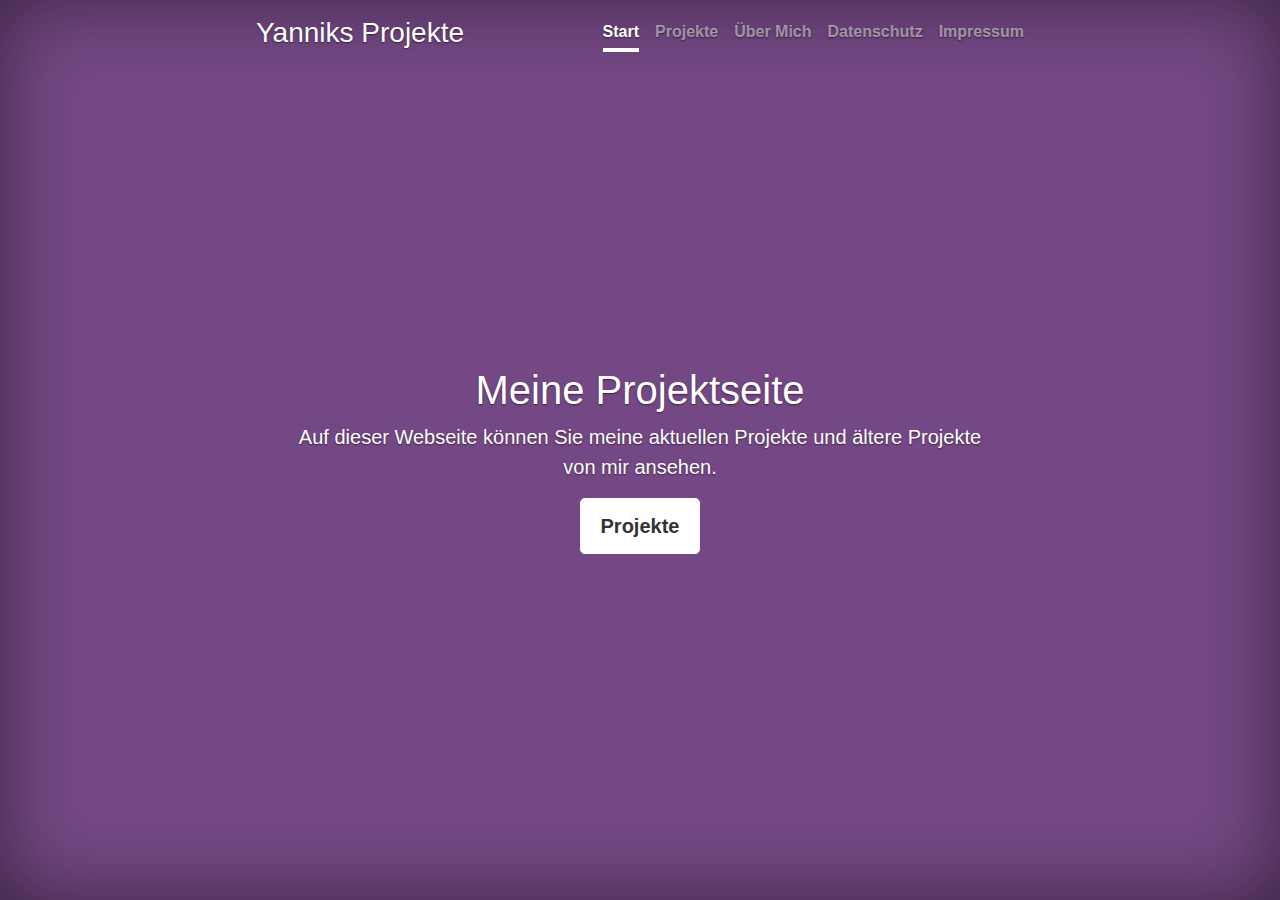
<file: index.html>
<!DOCTYPE html>
<html lang="en">
    <head>
        <meta charset="utf-8">
        <meta http-equiv="X-UA-Compatible" content="IE=edge">
        <meta name="viewport" content="width=device-width, initial-scale=1, shrink-to-fit=no">
        <meta name="description" content="">
        <meta name="author" content="">
        <link rel="icon" href="https://github.com/favicon.ico">
        <title>Yannik Giebenhains Projekte Seite</title>
        <!-- Bootstrap core CSS -->
        <link href="bootstrap/css/bootstrap.css" rel="stylesheet">
        <!-- Custom styles for this template -->
        <link href="cover.css" rel="stylesheet">
    </head>
    <body class="text-center">
        <div class="cover-container d-flex w-100 h-100 p-3 mx-auto flex-column">
            <header class="masthead mb-auto">
                <div class="inner">
                    <h3 class="masthead-brand"><a href="#">Yanniks Projekte</a></h3>
                    <nav class="nav nav-masthead justify-content-center">
                        <a class="nav-link active" href="#">Start</a>
                        <a class="nav-link" href="projects/">Projekte</a>
                        <a class="nav-link" href="about-me/">Über Mich</a>
			<a class="nav-link" href="datenschutz/">Datenschutz</a>
			<a class="nav-link" href="impressum/" >Impressum</a>
                    </nav>
                </div>
            </header>
            <main role="main" class="inner cover">
                <h1 class="cover-heading">Meine Projektseite</h1>
                <p class="lead">Auf dieser Webseite können Sie meine aktuellen Projekte und ältere Projekte von mir ansehen.</p>
                <p class="lead"> <a href="projects/" class="btn btn-lg btn-secondary">Projekte</a> </p>
            </main>
            <footer class="mastfoot mt-auto">
                <div class="inner">
</div>
            </footer>
        </div>
        <!-- Bootstrap core JavaScript
    ================================================== -->
        <!-- Placed at the end of the document so the pages load faster -->
        <script src="assets/js/jquery.min.js"></script>
        <script src="assets/js/popper.js"></script>
        <script src="bootstrap/js/bootstrap.min.js"></script>
    </body>
</html>
</file>
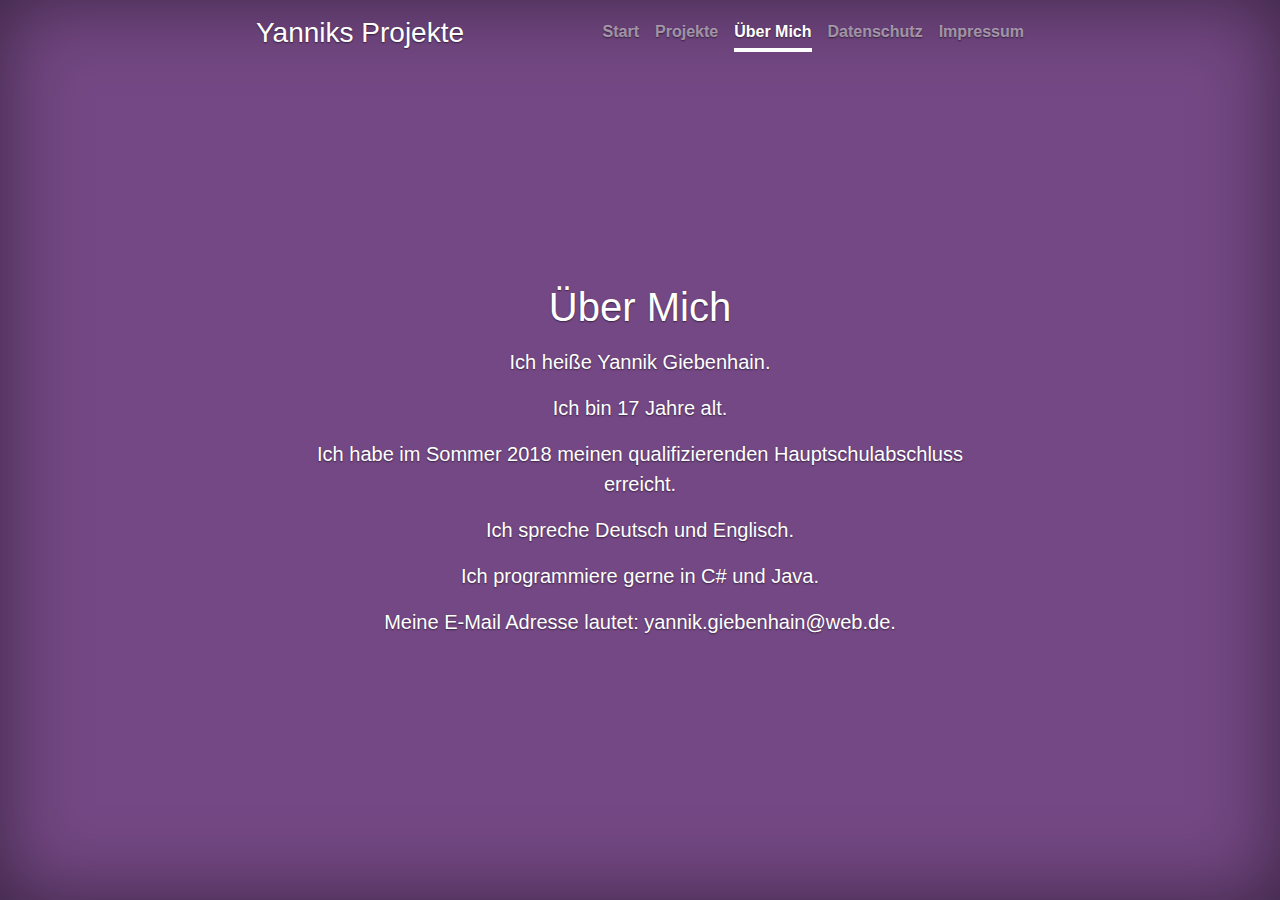
<file: about-me/index.html>
<!DOCTYPE html>
<html lang="en">
    <head>
        <meta charset="utf-8">
        <meta http-equiv="X-UA-Compatible" content="IE=edge">
        <meta name="viewport" content="width=device-width, initial-scale=1, shrink-to-fit=no">
        <meta name="description" content="">
        <meta name="author" content="">
        <link rel="icon" href="https://github.com/favicon.ico">
        <title>Yannik Giebenhains Projekte Seite</title>
        <!-- Bootstrap core CSS -->
        <link href="../bootstrap/css/bootstrap.css" rel="stylesheet">
        <!-- Custom styles for this template -->
        <link href="../cover.css" rel="stylesheet">
    </head>
    <body class="text-center">
        <div class="cover-container d-flex w-100 h-100 p-3 mx-auto flex-column">
            <header class="masthead mb-auto">
                <div class="inner">
                    <h3 class="masthead-brand"><a href="../">Yanniks Projekte</a></h3>
                    <nav class="nav nav-masthead justify-content-center">
                        <a class="nav-link" href="../">Start</a>
                        <a class="nav-link" href="../projects/">Projekte</a>
                        <a class="nav-link active" href="#">Über Mich</a>
			<a class="nav-link" href="../datenschutz">Datenschutz</a>
			<a class="nav-link" href="../impressum" >Impressum</a>
                    </nav>
                </div>
            </header>
            <main role="main" class="inner cover">
                <h1 class="cover-heading">Über Mich</h1>
                <p></p>
                <p class="lead">Ich heiße <b>Yannik Giebenhain</b>.</p>
                <p class="lead">Ich bin <b>17 Jahre</b> alt.</p>
                <p class="lead">Ich habe im Sommer 2018 meinen <b>qualifizierenden Hauptschulabschluss</b> erreicht.</p>
                <p class="lead">Ich spreche <b>Deutsch</b> und <b>Englisch</b>.</p>
                <p class="lead">Ich programmiere gerne in <b>C#</b> und <b>Java</b>.</p>
                <p class="lead">Meine E-Mail Adresse lautet: <a href="mailto:yannik.giebenhain@web.de"><b>yannik.giebenhain@web.de</b>.</a> </p>
            </main>
            <footer class="mastfoot mt-auto">
                <div class="inner">
</div>
            </footer>
        </div>
        <!-- Bootstrap core JavaScript
    ================================================== -->
        <!-- Placed at the end of the document so the pages load faster -->
        <script src="../assets/js/jquery.min.js"></script>
        <script src="../assets/js/popper.js"></script>
        <script src="../bootstrap/js/bootstrap.min.js"></script>
    </body>
</html>
</file>
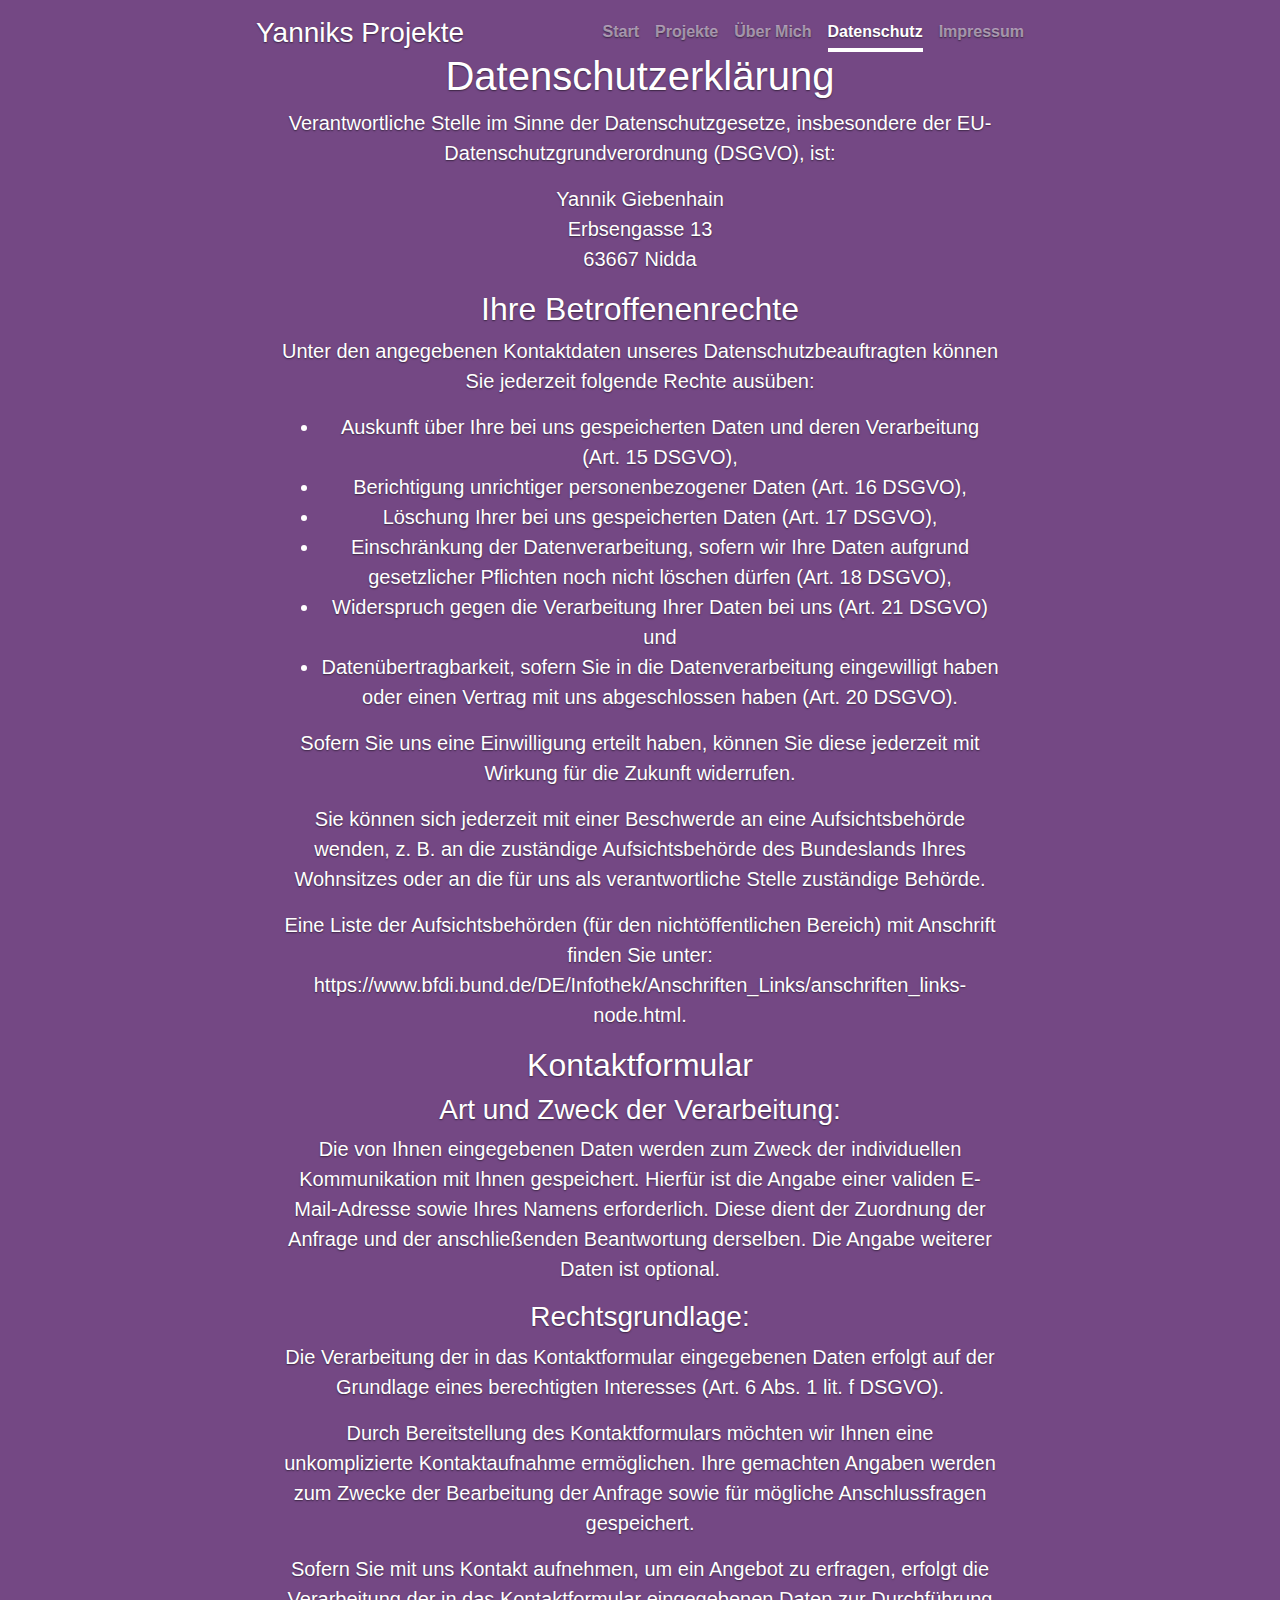
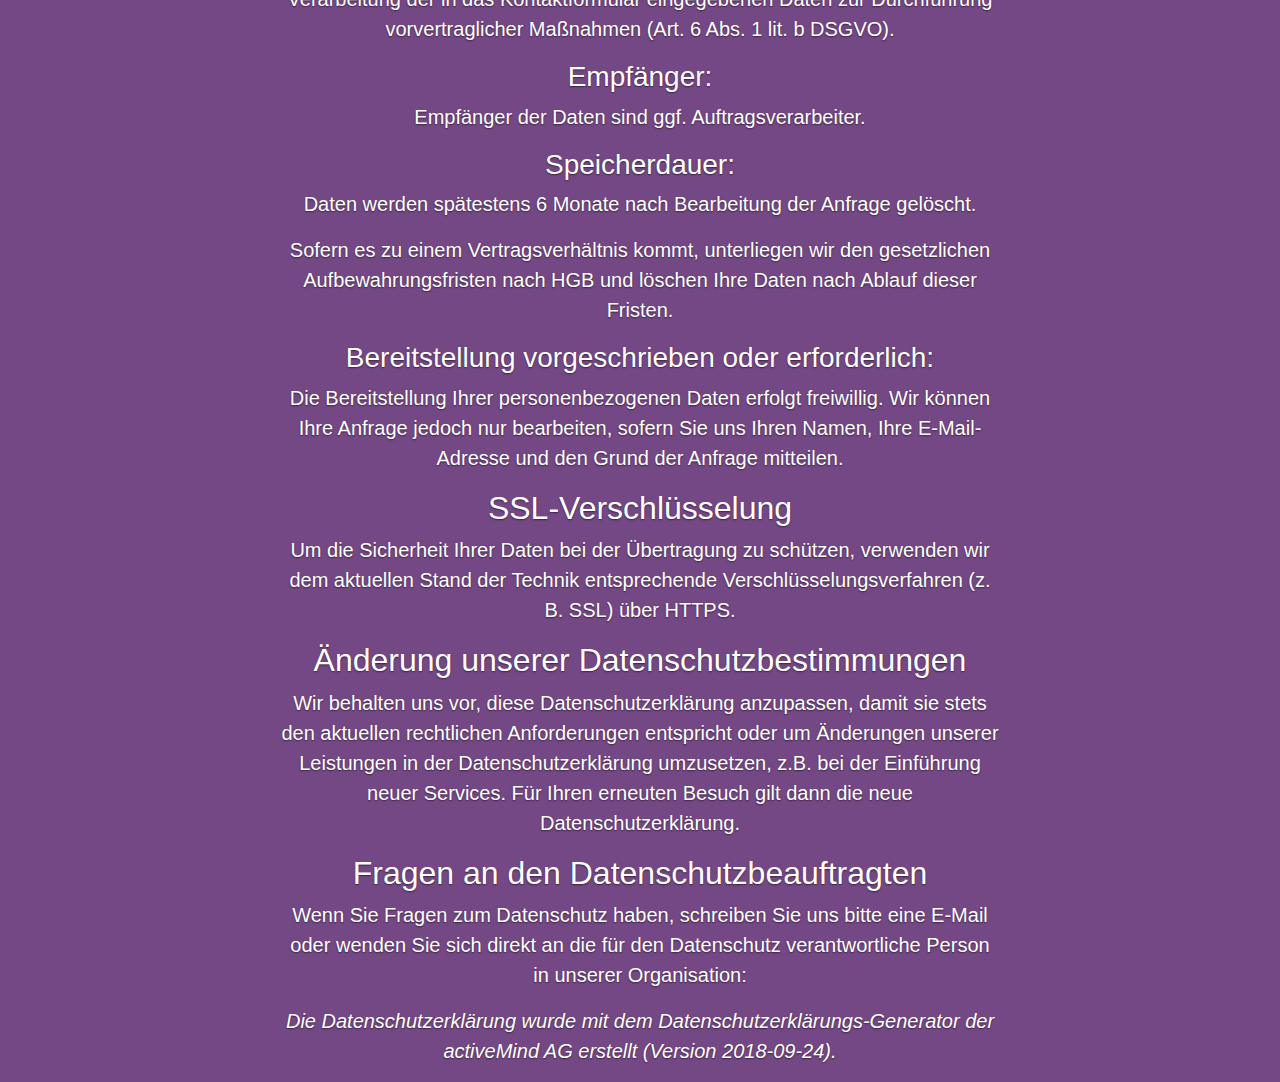
<file: datenschutz/index.html>
<!DOCTYPE html>
<html lang="en">
    <head>
        <meta charset="utf-8">
        <meta http-equiv="X-UA-Compatible" content="IE=edge">
        <meta name="viewport" content="width=device-width, initial-scale=1, shrink-to-fit=no">
        <meta name="description" content="">
        <meta name="author" content="">
        <link rel="icon" href="https://github.com/favicon.ico">
        <title>Yannik Giebenhains Projekte Seite</title>
        <!-- Bootstrap core CSS -->
        <link href="../bootstrap/css/bootstrap.css" rel="stylesheet">
        <!-- Custom styles for this template -->
        <link href="../datenschutzcover.css" rel="stylesheet">
    </head>
    <body class="text-center">
        <div class="cover-container d-flex w-100 h-100 p-3 mx-auto flex-column">
            <header class="masthead mb-auto">
                <div class="inner">
                    <h3 class="masthead-brand"><a href="../">Yanniks Projekte</a></h3>
                    <nav class="nav nav-masthead justify-content-center">
                        <a class="nav-link" href="../">Start</a>
                        <a class="nav-link" href="../projects/">Projekte</a>
                        <a class="nav-link" href="../about-me">Über Mich</a>
			<a class="nav-link active" href="#" >Datenschutz</a>
			<a class="nav-link" href="../impressum" >Impressum</a>
                    </nav>
                </div>
            </header>
            <main role="main" class="inner cover">
		<h1 class="cover-heading">Datenschutzerklärung</h1>
<p class="lead">Verantwortliche Stelle im Sinne der Datenschutzgesetze, insbesondere der EU-Datenschutzgrundverordnung (DSGVO), ist:</p>
<p class="lead">Yannik Giebenhain
<br>Erbsengasse 13
<br>63667 Nidda</p>
<h2 class="cover-heading">Ihre Betroffenenrechte</h2>
<p class="lead">Unter den angegebenen Kontaktdaten unseres Datenschutzbeauftragten können Sie jederzeit folgende Rechte ausüben:</p>
<ul>
<li class="lead">Auskunft über Ihre bei uns gespeicherten Daten und deren Verarbeitung (Art. 15 DSGVO),</li>
<li class="lead">Berichtigung unrichtiger personenbezogener Daten (Art. 16 DSGVO),</li>
<li class="lead">Löschung Ihrer bei uns gespeicherten Daten (Art. 17 DSGVO),</li>
<li class="lead">Einschränkung der Datenverarbeitung, sofern wir Ihre Daten aufgrund gesetzlicher Pflichten noch nicht löschen dürfen (Art. 18 DSGVO),</li>
<li class="lead">Widerspruch gegen die Verarbeitung Ihrer Daten bei uns (Art. 21 DSGVO) und</li>
<li class="lead">Datenübertragbarkeit, sofern Sie in die Datenverarbeitung eingewilligt haben oder einen Vertrag mit uns abgeschlossen haben (Art. 20 DSGVO).</li>
</ul>
<p class="lead">Sofern Sie uns eine Einwilligung erteilt haben, können Sie diese jederzeit mit Wirkung für die Zukunft widerrufen.</p>
<p class="lead">Sie können sich jederzeit mit einer Beschwerde an eine Aufsichtsbehörde wenden, z. B. an die zuständige Aufsichtsbehörde des Bundeslands Ihres Wohnsitzes oder an die für uns als verantwortliche Stelle zuständige Behörde.</p>
<p class="lead">Eine Liste der Aufsichtsbehörden (für den nichtöffentlichen Bereich) mit Anschrift finden Sie unter: <a href="https://www.bfdi.bund.de/DE/Infothek/Anschriften_Links/anschriften_links-node.html" target="_blank" rel="nofollow noopener">https://www.bfdi.bund.de/DE/Infothek/Anschriften_Links/anschriften_links-node.html</a>.</p>
<p></p><h2 class="cover-heading">Kontaktformular</h2>
<h3 class="cover-heading">Art und Zweck der Verarbeitung:</h3>
<p class="lead">Die von Ihnen eingegebenen Daten werden zum Zweck der individuellen Kommunikation mit Ihnen gespeichert. Hierfür ist die Angabe einer validen E-Mail-Adresse sowie Ihres Namens erforderlich. Diese dient der Zuordnung der Anfrage und der anschließenden Beantwortung derselben. Die Angabe weiterer Daten ist optional.</p>
<h3 class="cover-heading">Rechtsgrundlage:</h3>
<p class="lead">Die Verarbeitung der in das Kontaktformular eingegebenen Daten erfolgt auf der Grundlage eines berechtigten Interesses (Art. 6 Abs. 1 lit. f DSGVO).</p>
<p class="lead">Durch Bereitstellung des Kontaktformulars möchten wir Ihnen eine unkomplizierte Kontaktaufnahme ermöglichen. Ihre gemachten Angaben werden zum Zwecke der Bearbeitung der Anfrage sowie für mögliche Anschlussfragen gespeichert.</p>
<p class="lead">Sofern Sie mit uns Kontakt aufnehmen, um ein Angebot zu erfragen, erfolgt die Verarbeitung der in das Kontaktformular eingegebenen Daten zur Durchführung vorvertraglicher Maßnahmen (Art. 6 Abs. 1 lit. b DSGVO).</p>
<h3 class="cover-heading">Empfänger:</h3>
<p class="lead">Empfänger der Daten sind ggf. Auftragsverarbeiter.</p>
<h3 class="cover-heading">Speicherdauer:</h3>
<p class="lead">Daten werden spätestens 6 Monate nach Bearbeitung der Anfrage gelöscht.</p>
<p class="lead">Sofern es zu einem Vertragsverhältnis kommt, unterliegen wir den gesetzlichen Aufbewahrungsfristen nach HGB und löschen Ihre Daten nach Ablauf dieser Fristen. </p>
<h3 class="cover-heading">Bereitstellung vorgeschrieben oder erforderlich:</h3>
<p class="lead">Die Bereitstellung Ihrer personenbezogenen Daten erfolgt freiwillig. Wir können Ihre Anfrage jedoch nur bearbeiten, sofern Sie uns Ihren Namen, Ihre E-Mail-Adresse und den Grund der Anfrage mitteilen.</p>
<p class="lead"></p><h2>SSL-Verschlüsselung</h2>
<p class="lead">Um die Sicherheit Ihrer Daten bei der Übertragung zu schützen, verwenden wir dem aktuellen Stand der Technik entsprechende Verschlüsselungsverfahren (z. B. SSL) über HTTPS.</p>
<p class="lead"></p><h2>Änderung unserer Datenschutzbestimmungen</h2>
<p class="lead">Wir behalten uns vor, diese Datenschutzerklärung anzupassen, damit sie stets den aktuellen rechtlichen Anforderungen entspricht oder um Änderungen unserer Leistungen in der Datenschutzerklärung umzusetzen, z.B. bei der Einführung neuer Services. Für Ihren erneuten Besuch gilt dann die neue Datenschutzerklärung.</p>
<h2 class="cover-heading">Fragen an den Datenschutzbeauftragten</h2>
<p class="lead">Wenn Sie Fragen zum Datenschutz haben, schreiben Sie uns bitte eine E-Mail oder wenden Sie sich direkt an die für den Datenschutz verantwortliche Person in unserer Organisation:</p>
<p class="lead"></p><p class="lead"><em>Die Datenschutzerklärung wurde mit dem </em><em><a href="https://www.activemind.de/datenschutz/datenschutzhinweis-generator/" target="_blank" rel="noopener">Datenschutzerklärungs-Generator der activeMind AG erstellt</a> (Version 2018-09-24).</em></p>

            </main>
            <footer class="mastfoot mt-auto">
                <div class="inner">
</div>
            </footer>
        </div>
        <!-- Bootstrap core JavaScript
    ================================================== -->
        <!-- Placed at the end of the document so the pages load faster -->
        <script src="../assets/js/jquery.min.js"></script>
        <script src="../assets/js/popper.js"></script>
        <script src="../bootstrap/js/bootstrap.min.js"></script>
    </body>
</html>
</file>
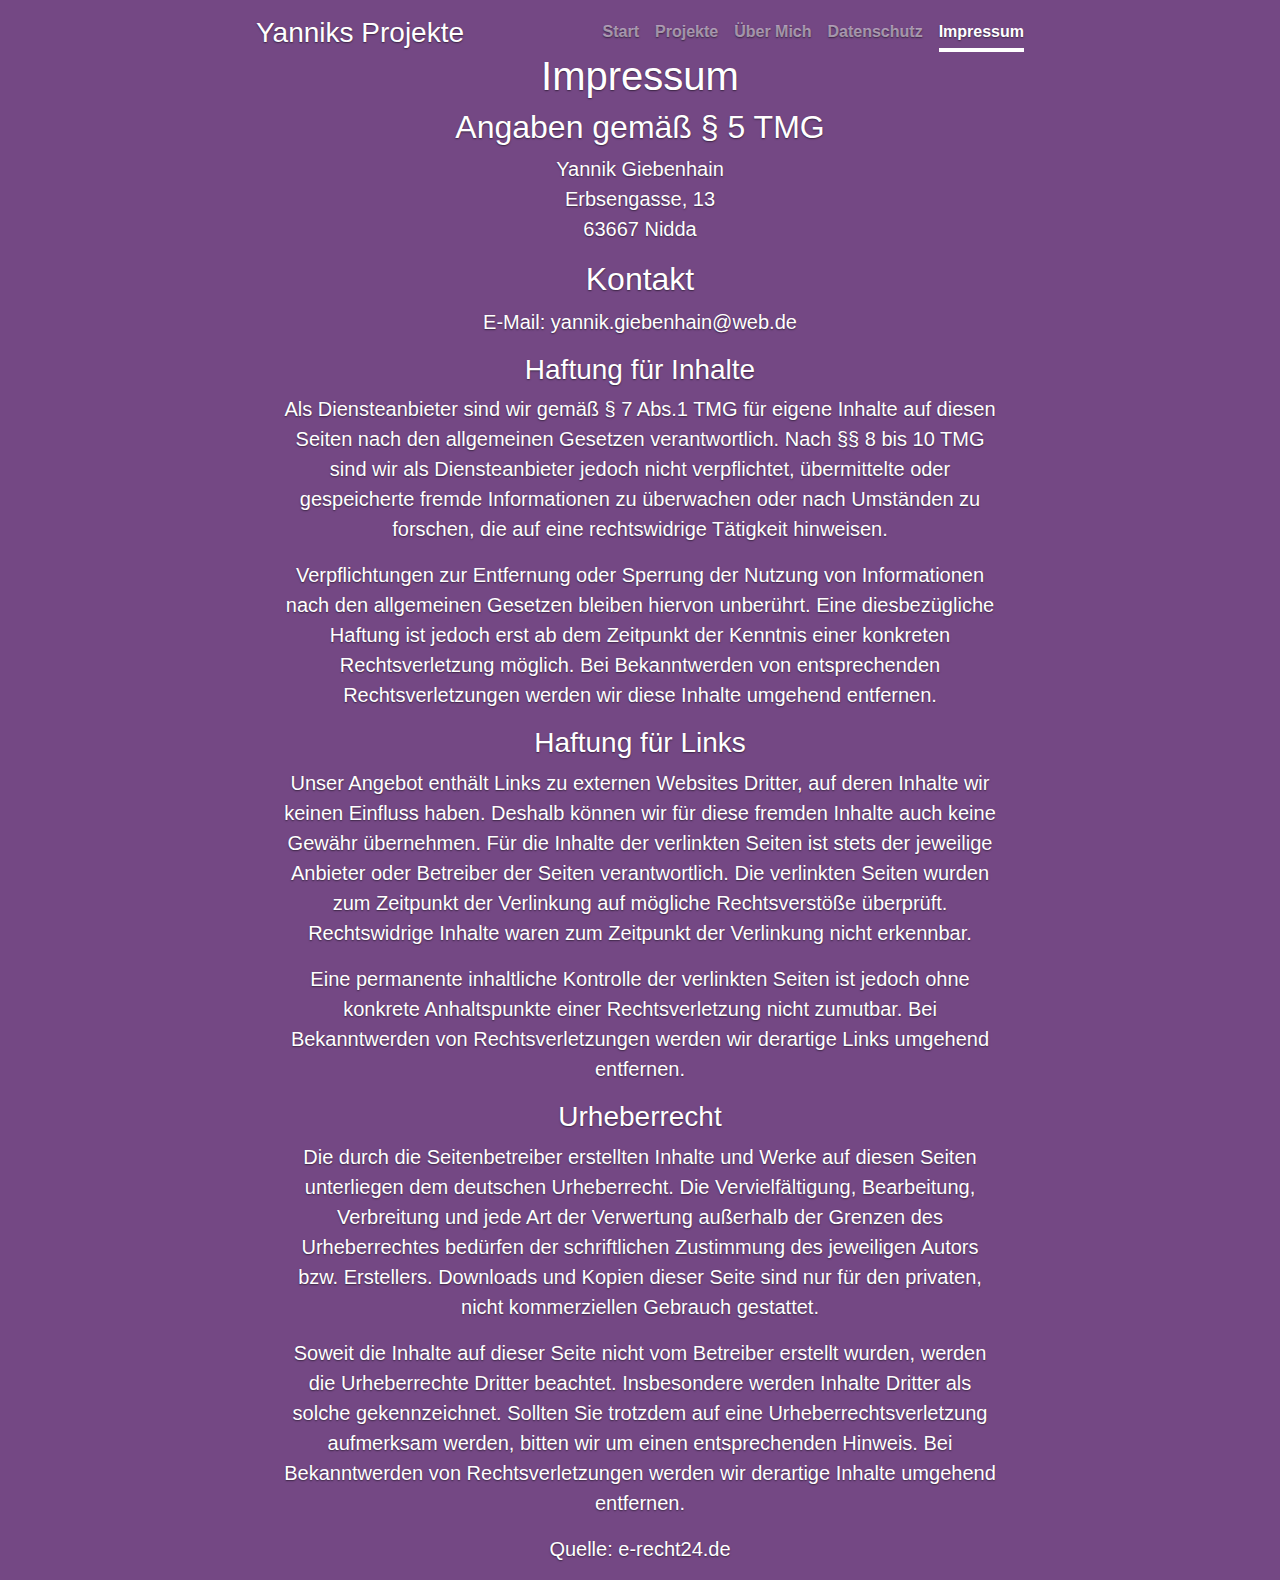
<file: impressum/index.html>
<!DOCTYPE html>
<html lang="en">
    <head>
        <meta charset="utf-8">
        <meta http-equiv="X-UA-Compatible" content="IE=edge">
        <meta name="viewport" content="width=device-width, initial-scale=1, shrink-to-fit=no">
        <meta name="description" content="">
        <meta name="author" content="">
        <link rel="icon" href="https://github.com/favicon.ico">
        <title>Yannik Giebenhains Projekte Seite</title>
        <!-- Bootstrap core CSS -->
        <link href="../bootstrap/css/bootstrap.css" rel="stylesheet">
        <!-- Custom styles for this template -->
        <link href="../datenschutzcover.css" rel="stylesheet">
    </head>
    <body class="text-center">
        <div class="cover-container d-flex w-100 h-100 p-3 mx-auto flex-column">
            <header class="masthead mb-auto">
                <div class="inner">
                    <h3 class="masthead-brand"><a href="../">Yanniks Projekte</a></h3>
                    <nav class="nav nav-masthead justify-content-center">
                        <a class="nav-link" href="../">Start</a>
                        <a class="nav-link" href="../projects/">Projekte</a>
                        <a class="nav-link" href="../about-me">Über Mich</a>
			<a class="nav-link" href="../datenschutz" >Datenschutz</a>
			<a class="nav-link active" href="#" >Impressum</a>
                    </nav>
                </div>
            </header>
            <main role="main" class="inner cover">
		<h1 class="cover-heading">Impressum</h1>
<h2 class="cover-heading">Angaben gem&auml;&szlig; &sect; 5 TMG</h2>
<p class="lead">Yannik Giebenhain<br />
   Erbsengasse, 13<br />
   63667 Nidda
</p>
<h2 class="cover-heading">Kontakt</h2>
<p class="lead">E-Mail: yannik.giebenhain@web.de</p>
<h3 class="cover-heading">Haftung f&uuml;r Inhalte</h3>
<p class="lead">Als Diensteanbieter sind wir gem&auml;&szlig; &sect; 7 Abs.1 TMG f&uuml;r eigene Inhalte auf diesen Seiten nach den allgemeinen Gesetzen verantwortlich. Nach &sect;&sect; 8 bis 10 TMG sind wir als Diensteanbieter jedoch nicht verpflichtet, &uuml;bermittelte oder gespeicherte fremde Informationen zu &uuml;berwachen oder nach Umst&auml;nden zu forschen, die auf eine rechtswidrige T&auml;tigkeit hinweisen.</p>
<p class="lead">Verpflichtungen zur Entfernung oder Sperrung der Nutzung von Informationen nach den allgemeinen Gesetzen bleiben hiervon unber&uuml;hrt. Eine diesbez&uuml;gliche Haftung ist jedoch erst ab dem Zeitpunkt der Kenntnis einer konkreten Rechtsverletzung m&ouml;glich. Bei Bekanntwerden von entsprechenden Rechtsverletzungen werden wir diese Inhalte umgehend entfernen.</p>
<h3 class="cover-heading">Haftung f&uuml;r Links</h3>
<p class="lead">Unser Angebot enth&auml;lt Links zu externen Websites Dritter, auf deren Inhalte wir keinen Einfluss haben. Deshalb k&ouml;nnen wir f&uuml;r diese fremden Inhalte auch keine Gew&auml;hr &uuml;bernehmen. F&uuml;r die Inhalte der verlinkten Seiten ist stets der jeweilige Anbieter oder Betreiber der Seiten verantwortlich. Die verlinkten Seiten wurden zum Zeitpunkt der Verlinkung auf m&ouml;gliche Rechtsverst&ouml;&szlig;e &uuml;berpr&uuml;ft. Rechtswidrige Inhalte waren zum Zeitpunkt der Verlinkung nicht erkennbar.</p>
<p class="lead">Eine permanente inhaltliche Kontrolle der verlinkten Seiten ist jedoch ohne konkrete Anhaltspunkte einer Rechtsverletzung nicht zumutbar. Bei Bekanntwerden von Rechtsverletzungen werden wir derartige Links umgehend entfernen.</p>
<h3 class="cover-heading">Urheberrecht</h3>
<p class="lead">Die durch die Seitenbetreiber erstellten Inhalte und Werke auf diesen Seiten unterliegen dem deutschen Urheberrecht. Die Vervielf&auml;ltigung, Bearbeitung, Verbreitung und jede Art der Verwertung au&szlig;erhalb der Grenzen des Urheberrechtes bed&uuml;rfen der schriftlichen Zustimmung des jeweiligen Autors bzw. Erstellers. Downloads und Kopien dieser Seite sind nur f&uuml;r den privaten, nicht kommerziellen Gebrauch gestattet.</p>
<p class="lead">Soweit die Inhalte auf dieser Seite nicht vom Betreiber erstellt wurden, werden die Urheberrechte Dritter beachtet. Insbesondere werden Inhalte Dritter als solche gekennzeichnet. Sollten Sie trotzdem auf eine Urheberrechtsverletzung aufmerksam werden, bitten wir um einen entsprechenden Hinweis. Bei Bekanntwerden von Rechtsverletzungen werden wir derartige Inhalte umgehend entfernen.</p>
<p class="lead">Quelle: <a href="https://www.e-recht24.de">e-recht24.de</a></p>
            </main>
            <footer class="mastfoot mt-auto">
                <div class="inner">
</div>
            </footer>
        </div>
        <!-- Bootstrap core JavaScript
    ================================================== -->
        <!-- Placed at the end of the document so the pages load faster -->
        <script src="../assets/js/jquery.min.js"></script>
        <script src="../assets/js/popper.js"></script>
        <script src="../bootstrap/js/bootstrap.min.js"></script>
    </body>
</html>
</file>
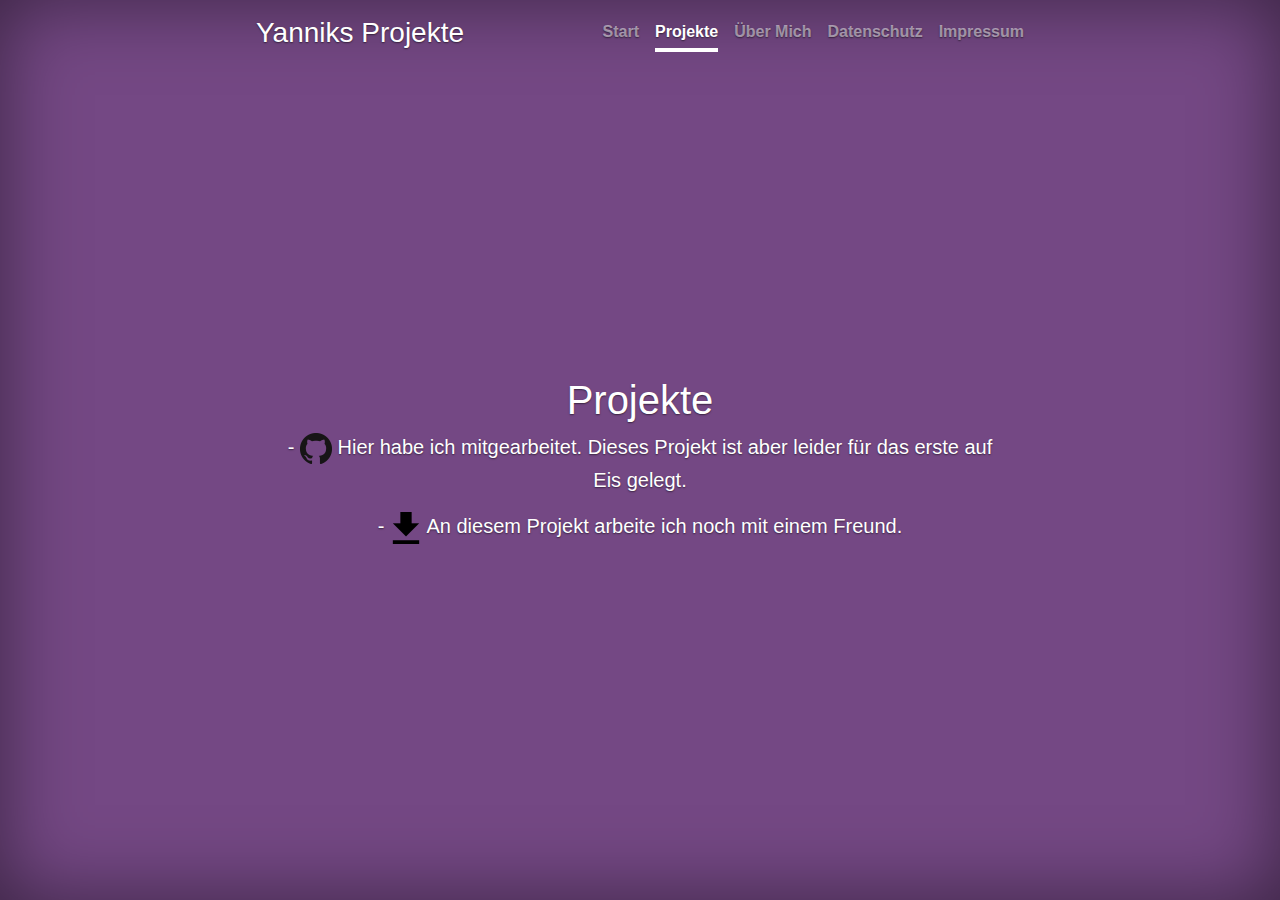
<file: projects/index.html>
<!DOCTYPE html>
<html lang="en">
    <head>
        <meta charset="utf-8">
        <meta http-equiv="X-UA-Compatible" content="IE=edge">
        <meta name="viewport" content="width=device-width, initial-scale=1, shrink-to-fit=no">
        <meta name="description" content="">
        <meta name="author" content="">
        <link rel="icon" href="https://github.com/favicon.ico">
        <title>Yannik Giebenhains Projekte Seite</title>
        <!-- Bootstrap core CSS -->
        <link href="../bootstrap/css/bootstrap.css" rel="stylesheet">
        <!-- Custom styles for this template -->
        <link href="../cover.css" rel="stylesheet">
    </head>
    <body class="text-center">
        <div class="cover-container d-flex w-100 h-100 p-3 mx-auto flex-column">
            <header class="masthead mb-auto">
                <div class="inner">
                    <h3 class="masthead-brand"><a href="../">Yanniks Projekte</a></h3>
                    <nav class="nav nav-masthead justify-content-center">
                        <a class="nav-link" href="../">Start</a>
                        <a class="nav-link active" href="#">Projekte</a>
                        <a class="nav-link" href="../about-me/">Über Mich</a>
			<a class="nav-link" href="../datenschutz">Datenschutz</a>
			<a class="nav-link" href="../impressum" >Impressum</a>
                    </nav>
                </div>
            </header>
            <main role="main" class="inner cover">
                <h1 class="cover-heading">Projekte</h1>
                <p class="lead">- <a href="https://www.github.com/YTJerry/SM64HDR" style="text-decoration:none">
                        <img src="../assets/img/GitHub.png">
                    </a> Hier habe ich mitgearbeitet. Dieses Projekt ist aber leider für das erste auf Eis gelegt.</p>
                <p class="lead">- <a href="../assets/download/KlickSpeedTester.zip" style="text-decoration:none">
                        <img src="../assets/img/Download.png">
                    </a> An diesem Projekt arbeite ich noch mit einem Freund.</p>
            </main>
            <footer class="mastfoot mt-auto">
                <div class="inner">
</div>
            </footer>
        </div>
        <!-- Bootstrap core JavaScript
    ================================================== -->
        <!-- Placed at the end of the document so the pages load faster -->
        <script src="../assets/js/jquery.min.js"></script>
        <script src="../assets/js/popper.js"></script>
        <script src="../bootstrap/js/bootstrap.min.js"></script>
    </body>
</html>
</file>
<file: cover.css>
/*
 * Globals
 */
/* Links */
a,
a:focus,
a:hover {
    color: #fff;
}

/* Custom default button */
.btn-secondary,
.btn-secondary:hover,
.btn-secondary:focus {
    color: #333;
    text-shadow: none; /* Prevent inheritance from `body` */
    background-color: #fff;
    border: .05rem solid #fff;
}

/*
 * Base structure
 */
html,
body {
    height: 100%;
    background-color: #744884;
}

body {
    display: -ms-flexbox;
    display: flex;
    color: #fff;
    text-shadow: 0 .05rem .1rem rgba(0, 0, 0, .5);
    box-shadow: inset 0 0 5rem rgba(0, 0, 0, .5);
}

.cover-container {
    max-width: 50em;
}

/*
 * Header
 */
.masthead {
    margin-bottom: 2rem;
}

.masthead-brand {
    margin-bottom: 0;
}

.nav-masthead .nav-link {
    padding: .25rem 0;
    font-weight: 700;
    color: rgba(255, 255, 255, .5);
    background-color: transparent;
    border-bottom: .25rem solid transparent;
}

.nav-masthead .nav-link:hover,
.nav-masthead .nav-link:focus {
    border-bottom-color: rgba(255, 255, 255, .25);
}

.nav-masthead .nav-link + .nav-link {
    margin-left: 1rem;
}

.nav-masthead .active {
    color: #fff;
    border-bottom-color: #fff;
}

@media (min-width: 48em) {
    .masthead-brand {
        float: left;
    }

    .nav-masthead {
        float: right;
    }
}

/*
 * Cover
 */
.cover {
    padding: 0 1.5rem;
}

.cover .btn-lg {
    padding: .75rem 1.25rem;
    font-weight: 700;
}

/*
 * Footer
 */
.mastfoot {
    color: rgba(255, 255, 255, .5);
}
</file>
<file: datenschutzcover.css>
/*
 * Globals
 */
/* Links */
a,
a:focus,
a:hover {
    color: #fff;
}

/* Custom default button */
.btn-secondary,
.btn-secondary:hover,
.btn-secondary:focus {
    color: #333;
    text-shadow: none; /* Prevent inheritance from `body` */
    background-color: #fff;
    border: .05rem solid #fff;
}

/*
 * Base structure
 */
html,
body {
    height: 100%;
    background-color: #744884;
}

body {
    display: -ms-flexbox;
    display: flex;
    color: #fff;
    text-shadow: 0 .05rem .1rem rgba(0, 0, 0, .5);
}

.cover-container {
    max-width: 50em;
}

/*
 * Header
 */
.masthead {
    margin-bottom: 2rem;
}

.masthead-brand {
    margin-bottom: 0;
}

.nav-masthead .nav-link {
    padding: .25rem 0;
    font-weight: 700;
    color: rgba(255, 255, 255, .5);
    background-color: transparent;
    border-bottom: .25rem solid transparent;
}

.nav-masthead .nav-link:hover,
.nav-masthead .nav-link:focus {
    border-bottom-color: rgba(255, 255, 255, .25);
}

.nav-masthead .nav-link + .nav-link {
    margin-left: 1rem;
}

.nav-masthead .active {
    color: #fff;
    border-bottom-color: #fff;
}

@media (min-width: 48em) {
    .masthead-brand {
        float: left;
    }

    .nav-masthead {
        float: right;
    }
}

/*
 * Cover
 */
.cover {
    padding: 0 1.5rem;
}

.cover .btn-lg {
    padding: .75rem 1.25rem;
    font-weight: 700;
}

/*
 * Footer
 */
.mastfoot {
    color: rgba(255, 255, 255, .5);
}
</file>
